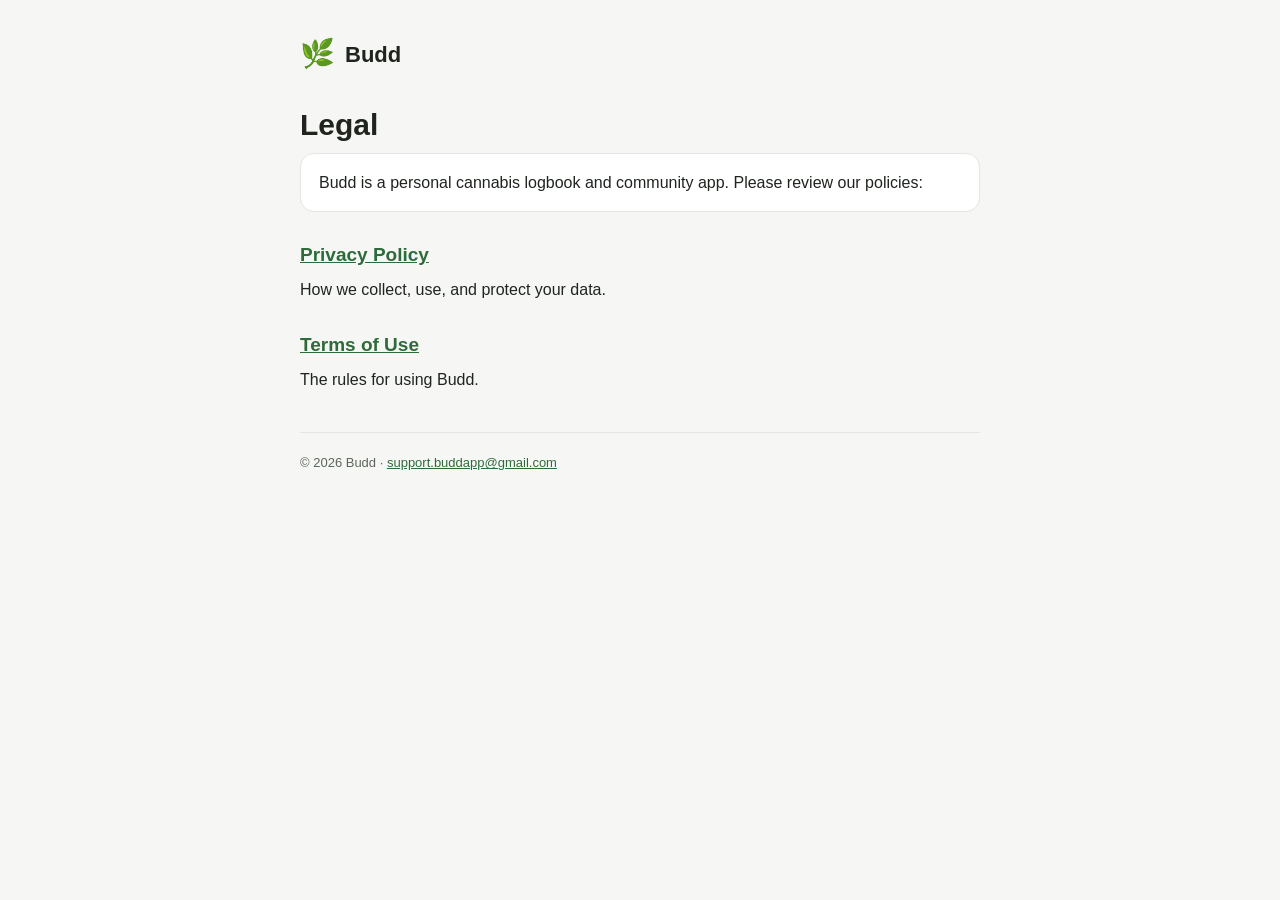
<file: index.html>
<!DOCTYPE html>
<html lang="en">
<head>
  <meta charset="utf-8">
  <meta name="viewport" content="width=device-width, initial-scale=1">
  <title>Budd — Legal</title>
  <link rel="stylesheet" href="styles.css">
</head>
<body>
  <div class="wrap">
    <header class="site">
      <span class="leaf">🌿</span>
      <h1>Budd</h1>
    </header>

    <h1 class="doc-title">Legal</h1>
    <p class="intro">Budd is a personal cannabis logbook and community app. Please review our policies:</p>

    <h2><a href="privacy.html">Privacy Policy</a></h2>
    <p>How we collect, use, and protect your data.</p>

    <h2><a href="terms.html">Terms of Use</a></h2>
    <p>The rules for using Budd.</p>

    <footer class="site">
      © 2026 Budd · <a href="mailto:support.buddapp@gmail.com">support.buddapp@gmail.com</a>
    </footer>
  </div>
</body>
</html>
</file>
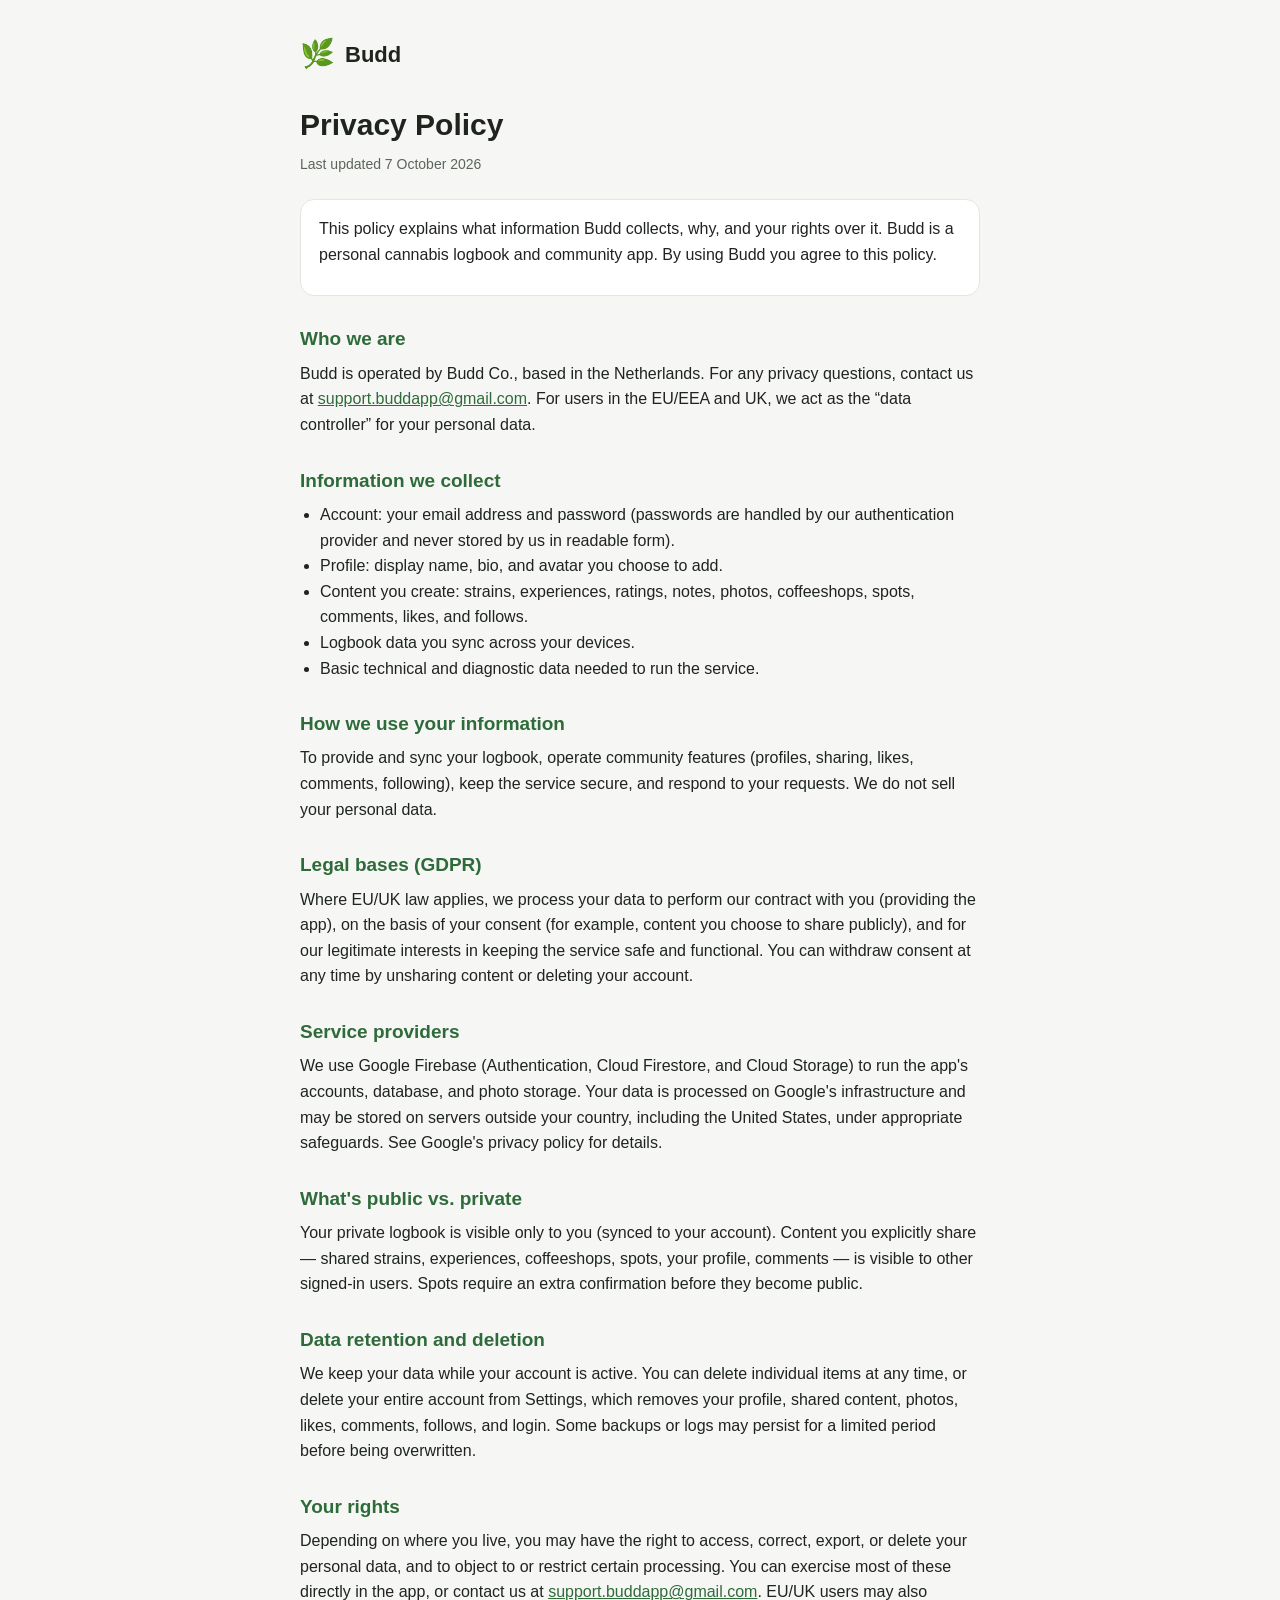
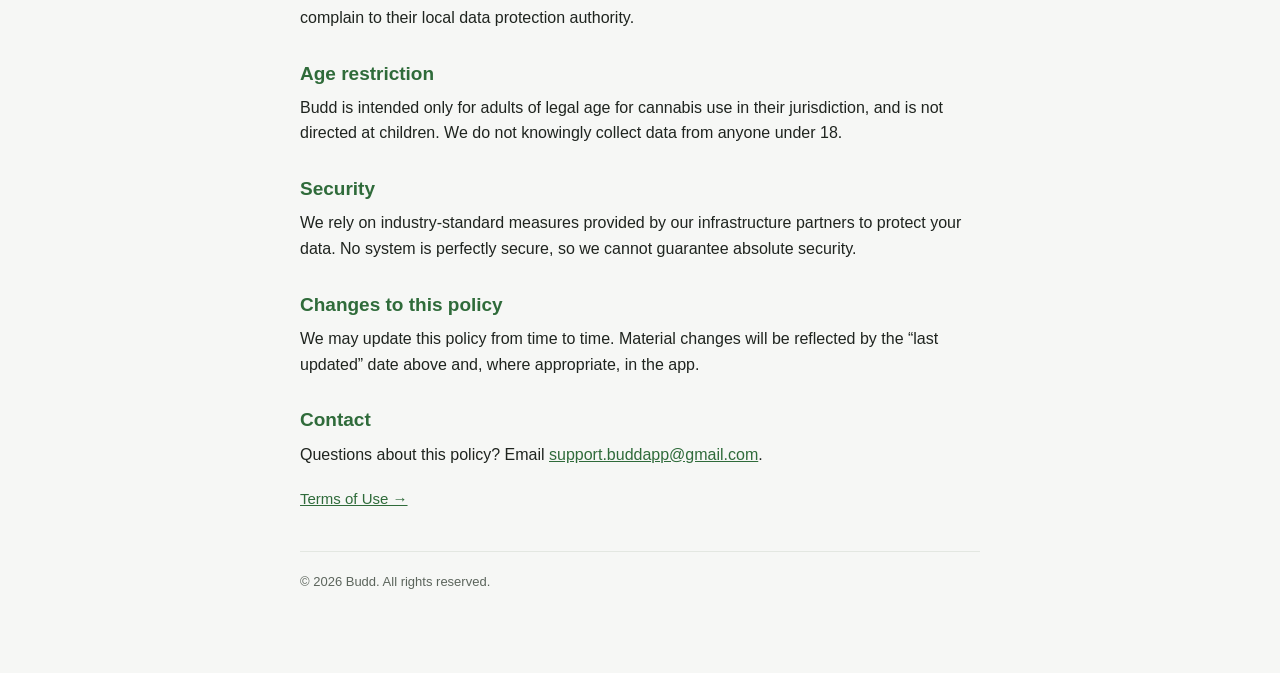
<file: privacy.html>
<!DOCTYPE html>
<html lang="en">
<head>
  <meta charset="utf-8">
  <meta name="viewport" content="width=device-width, initial-scale=1">
  <meta name="robots" content="index, follow">
  <title>Budd — Privacy Policy</title>
  <link rel="stylesheet" href="styles.css">
</head>
<body>
  <div class="wrap">
    <header class="site">
      <span class="leaf">🌿</span>
      <h1>Budd</h1>
    </header>

    <h1 class="doc-title">Privacy Policy</h1>
    <p class="updated">Last updated 7 October 2026</p>

    <div class="intro">
      <p>This policy explains what information Budd collects, why, and your rights over it. Budd is a personal cannabis logbook and community app. By using Budd you agree to this policy.</p>
    </div>

    <h2>Who we are</h2>
    <p>Budd is operated by Budd Co., based in the Netherlands. For any privacy questions, contact us at <a href="mailto:support.buddapp@gmail.com">support.buddapp@gmail.com</a>. For users in the EU/EEA and UK, we act as the “data controller” for your personal data.</p>

    <h2>Information we collect</h2>
    <ul>
      <li>Account: your email address and password (passwords are handled by our authentication provider and never stored by us in readable form).</li>
      <li>Profile: display name, bio, and avatar you choose to add.</li>
      <li>Content you create: strains, experiences, ratings, notes, photos, coffeeshops, spots, comments, likes, and follows.</li>
      <li>Logbook data you sync across your devices.</li>
      <li>Basic technical and diagnostic data needed to run the service.</li>
    </ul>

    <h2>How we use your information</h2>
    <p>To provide and sync your logbook, operate community features (profiles, sharing, likes, comments, following), keep the service secure, and respond to your requests. We do not sell your personal data.</p>

    <h2>Legal bases (GDPR)</h2>
    <p>Where EU/UK law applies, we process your data to perform our contract with you (providing the app), on the basis of your consent (for example, content you choose to share publicly), and for our legitimate interests in keeping the service safe and functional. You can withdraw consent at any time by unsharing content or deleting your account.</p>

    <h2>Service providers</h2>
    <p>We use Google Firebase (Authentication, Cloud Firestore, and Cloud Storage) to run the app's accounts, database, and photo storage. Your data is processed on Google's infrastructure and may be stored on servers outside your country, including the United States, under appropriate safeguards. See Google's privacy policy for details.</p>

    <h2>What's public vs. private</h2>
    <p>Your private logbook is visible only to you (synced to your account). Content you explicitly share — shared strains, experiences, coffeeshops, spots, your profile, comments — is visible to other signed-in users. Spots require an extra confirmation before they become public.</p>

    <h2>Data retention and deletion</h2>
    <p>We keep your data while your account is active. You can delete individual items at any time, or delete your entire account from Settings, which removes your profile, shared content, photos, likes, comments, follows, and login. Some backups or logs may persist for a limited period before being overwritten.</p>

    <h2>Your rights</h2>
    <p>Depending on where you live, you may have the right to access, correct, export, or delete your personal data, and to object to or restrict certain processing. You can exercise most of these directly in the app, or contact us at <a href="mailto:support.buddapp@gmail.com">support.buddapp@gmail.com</a>. EU/UK users may also complain to their local data protection authority.</p>

    <h2>Age restriction</h2>
    <p>Budd is intended only for adults of legal age for cannabis use in their jurisdiction, and is not directed at children. We do not knowingly collect data from anyone under 18.</p>

    <h2>Security</h2>
    <p>We rely on industry-standard measures provided by our infrastructure partners to protect your data. No system is perfectly secure, so we cannot guarantee absolute security.</p>

    <h2>Changes to this policy</h2>
    <p>We may update this policy from time to time. Material changes will be reflected by the “last updated” date above and, where appropriate, in the app.</p>

    <h2>Contact</h2>
    <p>Questions about this policy? Email <a href="mailto:support.buddapp@gmail.com">support.buddapp@gmail.com</a>.</p>

    <nav class="docnav">
      <a href="terms.html">Terms of Use →</a>
    </nav>

    <footer class="site">
      © 2026 Budd. All rights reserved.
    </footer>
  </div>
</body>
</html>
</file>
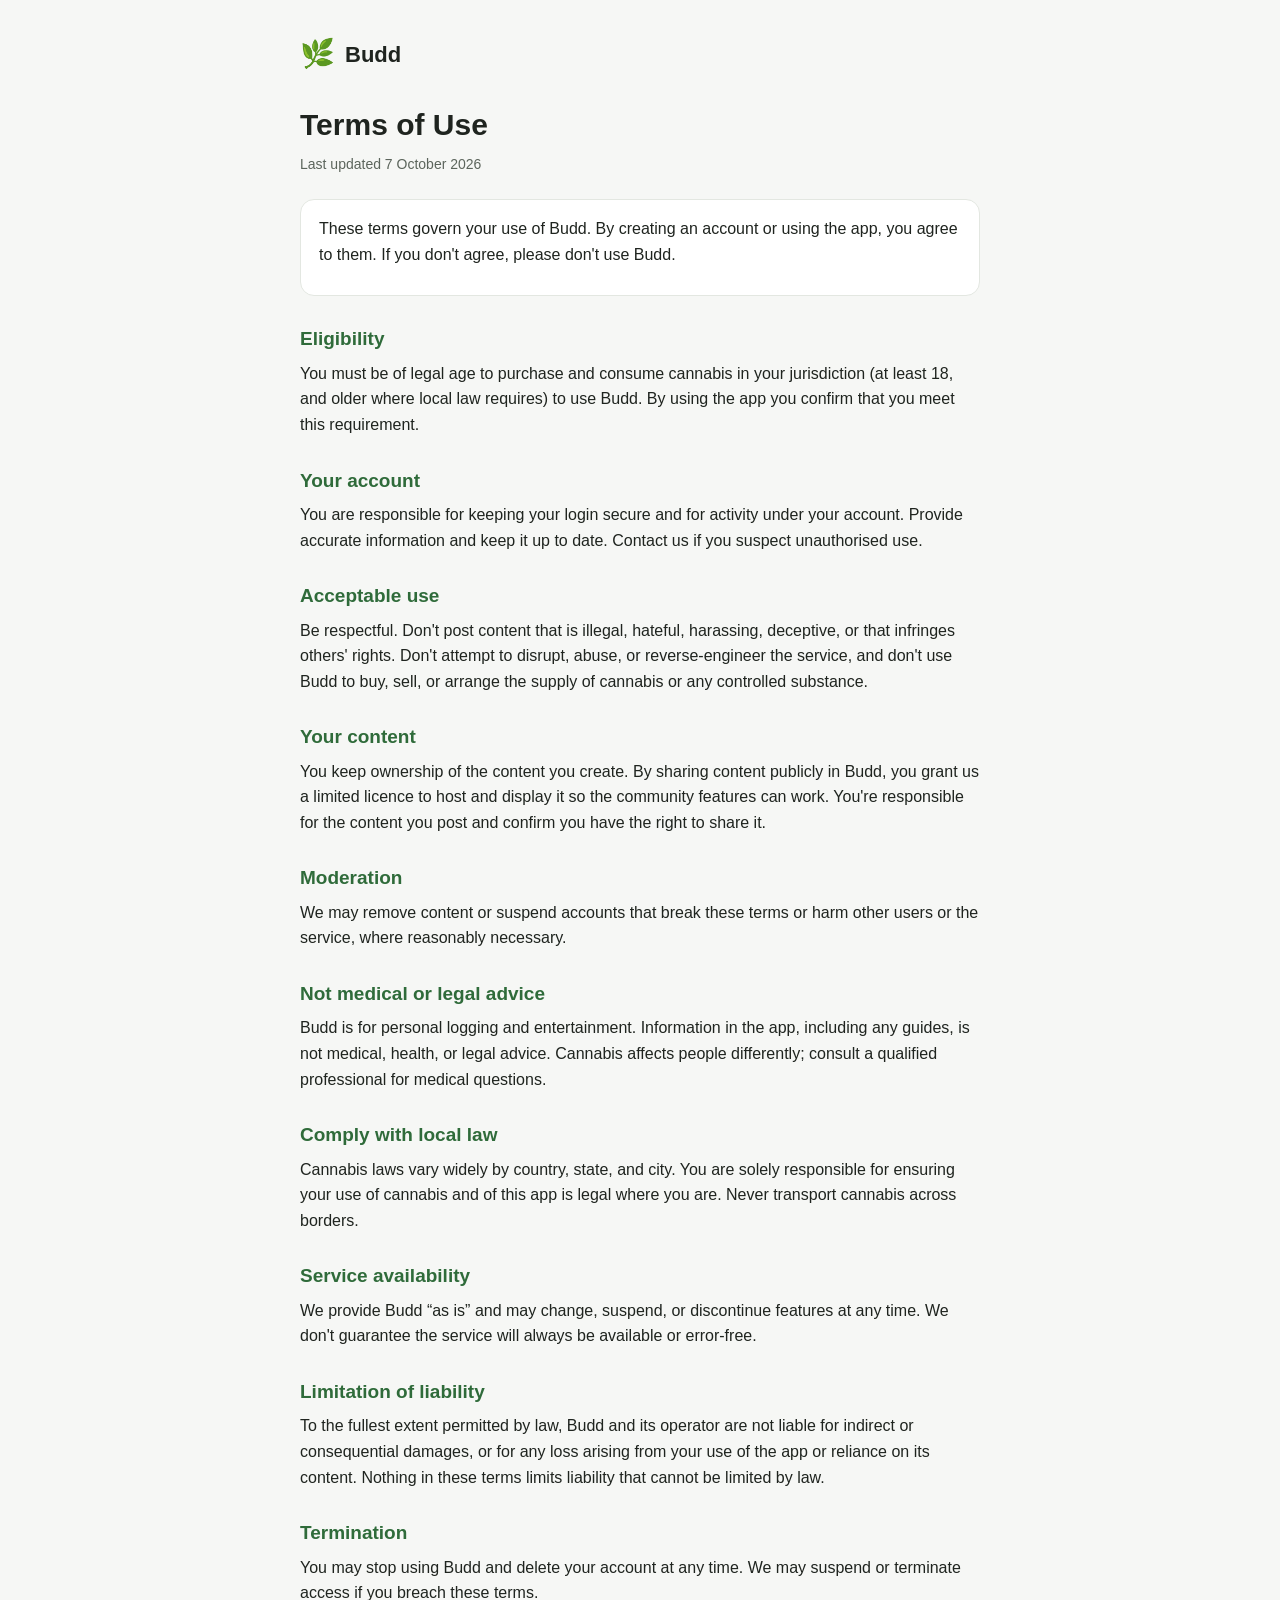
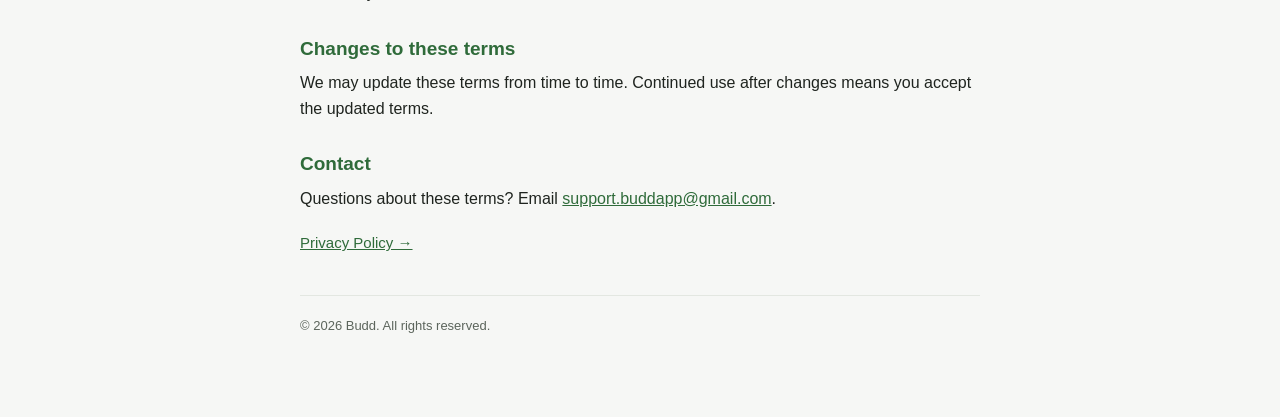
<file: terms.html>
<!DOCTYPE html>
<html lang="en">
<head>
  <meta charset="utf-8">
  <meta name="viewport" content="width=device-width, initial-scale=1">
  <meta name="robots" content="index, follow">
  <title>Budd — Terms of Use</title>
  <link rel="stylesheet" href="styles.css">
</head>
<body>
  <div class="wrap">
    <header class="site">
      <span class="leaf">🌿</span>
      <h1>Budd</h1>
    </header>

    <h1 class="doc-title">Terms of Use</h1>
    <p class="updated">Last updated 7 October 2026</p>

    <div class="intro">
      <p>These terms govern your use of Budd. By creating an account or using the app, you agree to them. If you don't agree, please don't use Budd.</p>
    </div>

    <h2>Eligibility</h2>
    <p>You must be of legal age to purchase and consume cannabis in your jurisdiction (at least 18, and older where local law requires) to use Budd. By using the app you confirm that you meet this requirement.</p>

    <h2>Your account</h2>
    <p>You are responsible for keeping your login secure and for activity under your account. Provide accurate information and keep it up to date. Contact us if you suspect unauthorised use.</p>

    <h2>Acceptable use</h2>
    <p>Be respectful. Don't post content that is illegal, hateful, harassing, deceptive, or that infringes others' rights. Don't attempt to disrupt, abuse, or reverse-engineer the service, and don't use Budd to buy, sell, or arrange the supply of cannabis or any controlled substance.</p>

    <h2>Your content</h2>
    <p>You keep ownership of the content you create. By sharing content publicly in Budd, you grant us a limited licence to host and display it so the community features can work. You're responsible for the content you post and confirm you have the right to share it.</p>

    <h2>Moderation</h2>
    <p>We may remove content or suspend accounts that break these terms or harm other users or the service, where reasonably necessary.</p>

    <h2>Not medical or legal advice</h2>
    <p>Budd is for personal logging and entertainment. Information in the app, including any guides, is not medical, health, or legal advice. Cannabis affects people differently; consult a qualified professional for medical questions.</p>

    <h2>Comply with local law</h2>
    <p>Cannabis laws vary widely by country, state, and city. You are solely responsible for ensuring your use of cannabis and of this app is legal where you are. Never transport cannabis across borders.</p>

    <h2>Service availability</h2>
    <p>We provide Budd “as is” and may change, suspend, or discontinue features at any time. We don't guarantee the service will always be available or error-free.</p>

    <h2>Limitation of liability</h2>
    <p>To the fullest extent permitted by law, Budd and its operator are not liable for indirect or consequential damages, or for any loss arising from your use of the app or reliance on its content. Nothing in these terms limits liability that cannot be limited by law.</p>

    <h2>Termination</h2>
    <p>You may stop using Budd and delete your account at any time. We may suspend or terminate access if you breach these terms.</p>

    <h2>Changes to these terms</h2>
    <p>We may update these terms from time to time. Continued use after changes means you accept the updated terms.</p>

    <h2>Contact</h2>
    <p>Questions about these terms? Email <a href="mailto:support.buddapp@gmail.com">support.buddapp@gmail.com</a>.</p>

    <nav class="docnav">
      <a href="privacy.html">Privacy Policy →</a>
    </nav>

    <footer class="site">
      © 2026 Budd. All rights reserved.
    </footer>
  </div>
</body>
</html>
</file>
<file: styles.css>
:root {
  --bg: #f6f7f5;
  --card: #ffffff;
  --text: #1f241f;
  --muted: #5c655c;
  --forest: #2f6b3a;
  --border: #e3e7e1;
}

* { box-sizing: border-box; }

body {
  margin: 0;
  background: var(--bg);
  color: var(--text);
  font-family: -apple-system, BlinkMacSystemFont, "Segoe UI", Roboto, Helvetica, Arial, sans-serif;
  line-height: 1.6;
  -webkit-text-size-adjust: 100%;
}

.wrap {
  max-width: 720px;
  margin: 0 auto;
  padding: 32px 20px 80px;
}

header.site {
  display: flex;
  align-items: center;
  gap: 10px;
  margin-bottom: 8px;
}

header.site .leaf { font-size: 28px; }

header.site h1 {
  font-size: 22px;
  margin: 0;
}

h1.doc-title {
  font-size: 30px;
  margin: 24px 0 4px;
}

.updated {
  color: var(--muted);
  font-size: 14px;
  margin: 0 0 24px;
}

.intro {
  background: var(--card);
  border: 1px solid var(--border);
  border-radius: 14px;
  padding: 16px 18px;
  margin-bottom: 28px;
}

h2 {
  color: var(--forest);
  font-size: 19px;
  margin: 28px 0 6px;
}

p { margin: 0 0 12px; }

ul { margin: 0 0 12px; padding-left: 20px; }

a { color: var(--forest); }

nav.docnav {
  margin: 20px 0 0;
  font-size: 15px;
}

footer.site {
  margin-top: 40px;
  padding-top: 20px;
  border-top: 1px solid var(--border);
  color: var(--muted);
  font-size: 13px;
}

@media (prefers-color-scheme: dark) {
  :root {
    --bg: #141814;
    --card: #1d231d;
    --text: #eef1ec;
    --muted: #9aa69a;
    --forest: #7fd18a;
    --border: #2b332b;
  }
}
</file>
